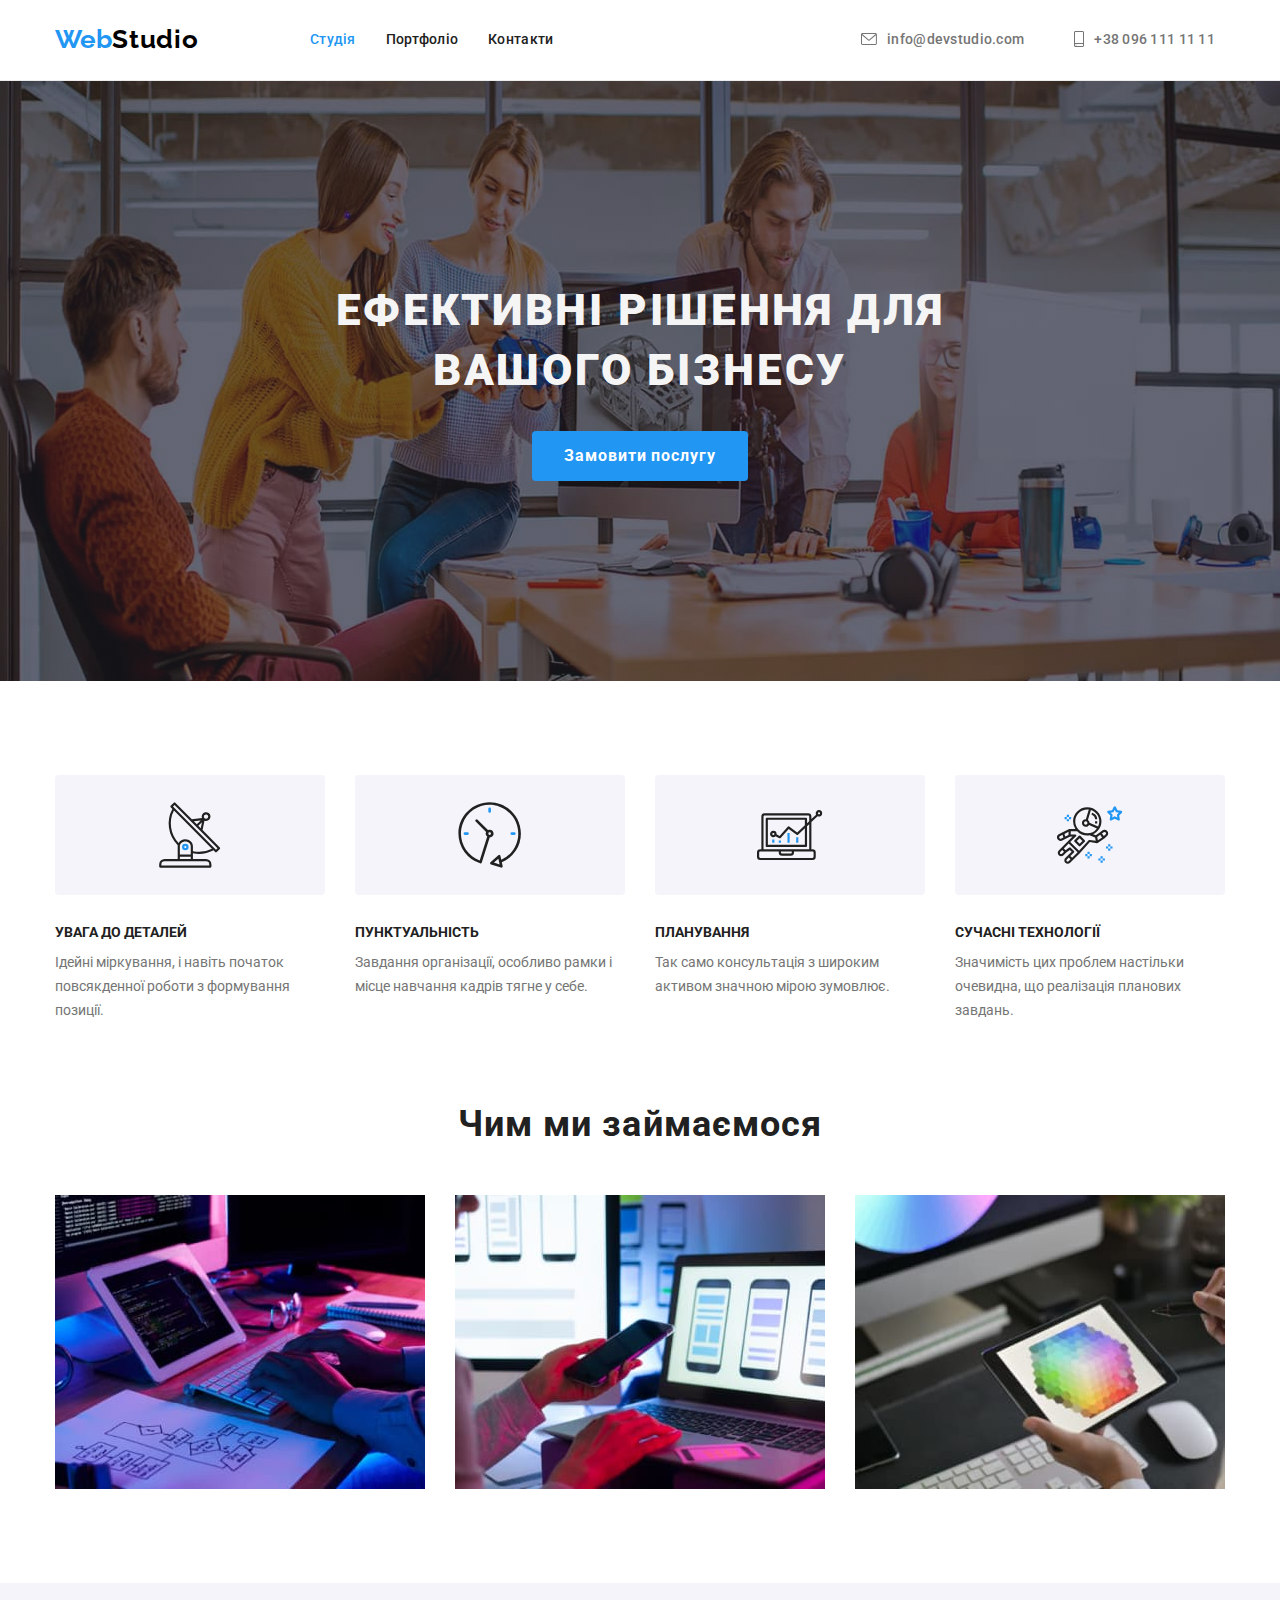
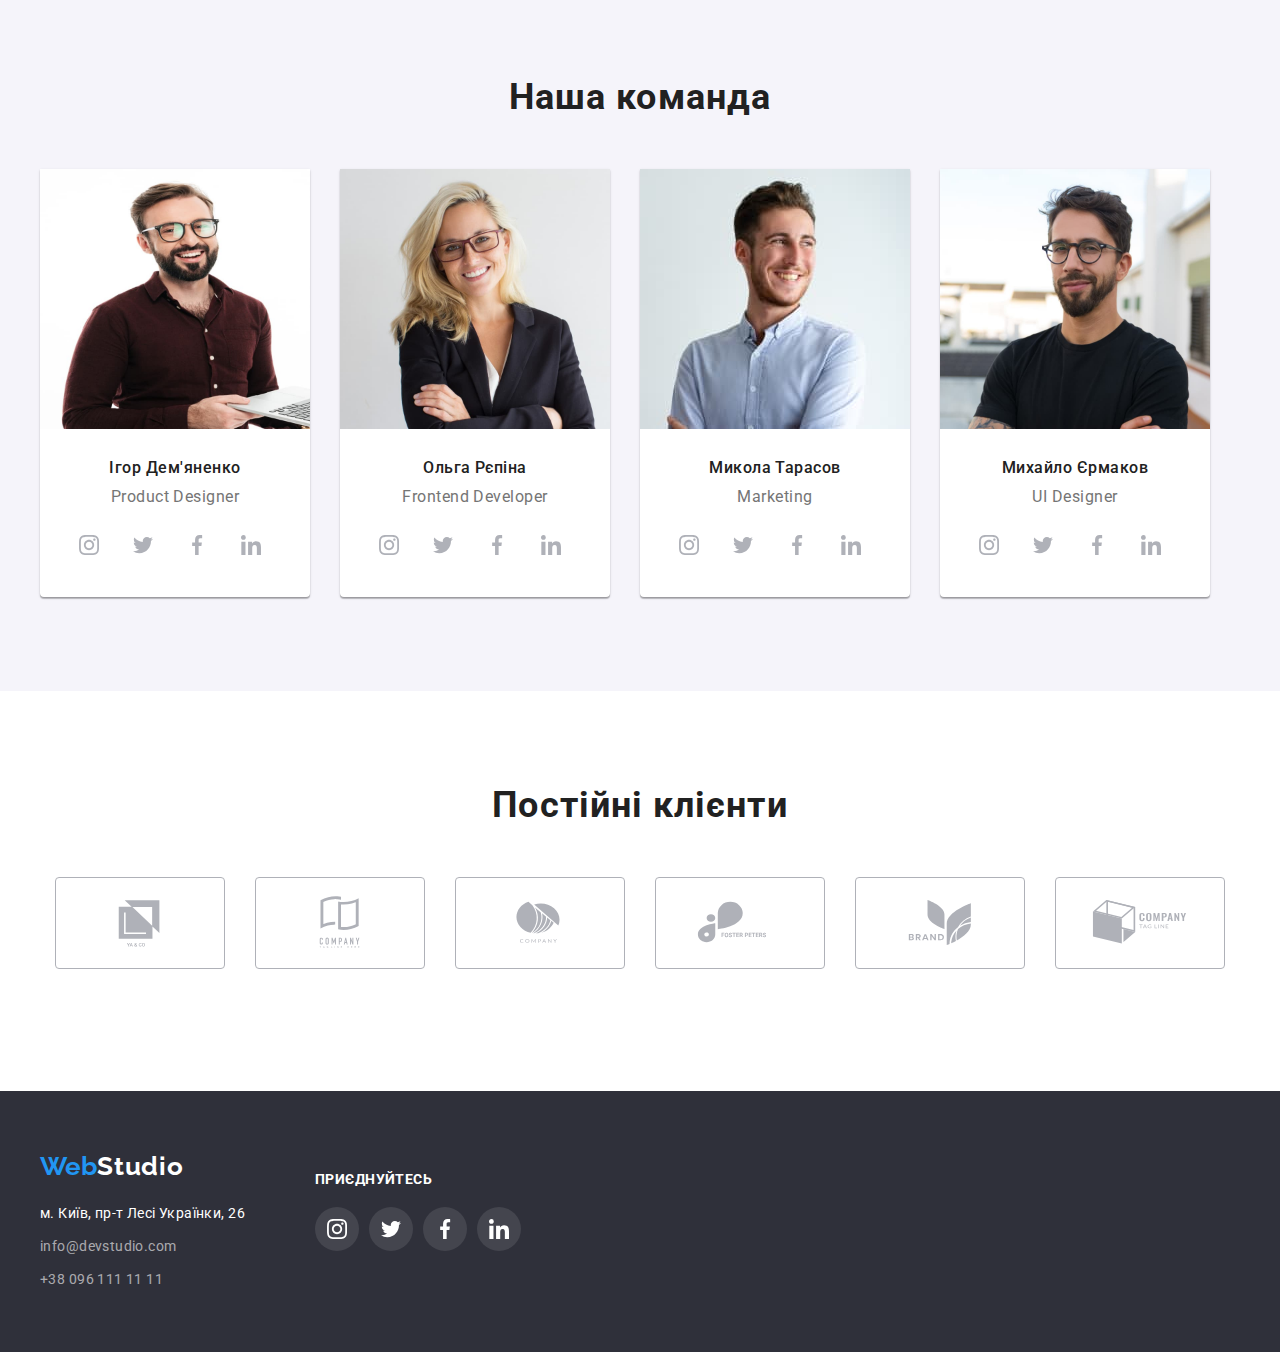
<file: index.html>
<!DOCTYPE html>
<html lang="en">
<meta charset="UTF-8" />
<meta http-equiv="X-UA-Compatible" content="IE=edge" />
<meta name="viewport" content="width=device-width, initial-scale=1.0" />
<title>Web Studio</title>
<link rel="stylesheet" href="https://cdnjs.cloudflare.com/ajax/libs/modern-normalize/1.1.0/modern-normalize.min.css" />
<link rel="stylesheet" href="./css/styles.css" />
<link href="https://fonts.googleapis.com/css2?family=Raleway:wght@700&family=Roboto:wght@400;500;700;900&display=swap"
  rel="stylesheet" />
</head>

<body>
  <!-- Шапка сайта -->
  <header class="page-header">
    <div class="container box">
      <nav class="main-nav">
        <a class="logo-link" href="./index.html">Web<span class="logo-header">Studio</span></a>
        <ul class="site-nav link">
          <li>
            <a href="./index.html" class="link current">Студія</a>
          </li>
          <li>
            <a href="./portfolio.html" class="link">Портфоліо</a>
          </li>
          <li>
            <a href="" class="link">Контакти</a>
          </li>
        </ul>
      </nav>
      <ul class="contacts">
          <li class="contact-item">
            <a href="mailto:info@devstudio.com" class="email-link">
              <svg class="contacts-icon" width="16" height="12">
                <use href="./images/icons.svg#icon-envelope">
                </use>
              </svg>
              info@devstudio.com
            </a>
          </li>
        <li class="contact-item">
          <a href="tel:+380961111111" class="tel-link">
            <svg class="contacts-icon" width="10" height="16">
              <use href="./images/icons.svg#icon-smartphone">
              </use>
            </svg>
            +38 096 111 11 11
          </a>
    </li>
    </ul>
    </div>
  </header>
  <main>
    <div class="hero">
      <section class="section-hero">
        <h1 class="hero-title">Ефективні рішення для вашого бізнесу</h1>
        <button type="button" class="hero-button">Замовити послугу</button>
      </section>
    </div>
    <!-- Особливості -->
    <section class="features section">
      <div class="container">
        <h2 class="visually-hidden">Контент</h2>
        <ul class="list features-list">
          <li class="features-item item">
            <div class="features-cont">
              <svg class="features-icon" width="65.32px" height="70px">
                <use href="./images/icons.svg#icon-antenna-1">
                </use>
              </svg>
            </div>
            <div class="features-container-text">
              <h3 class="features-title">УВАГА ДО ДЕТАЛЕЙ</h3>
              <p class="features-text">
                Ідейні міркування, і навіть початок повсякденної роботи з
                формування позиції.
              </p>
            </div>
          </li>
          <li class="features-item item">
            <div class="features-cont">
              <svg class="features-icon" width="65.32px" height="70px">
                <use href="./images/icons.svg#icon-clock-1">
                </use>
              </svg>
            </div>
            <div class="features-container-text">
              <h3 class="features-title">ПУНКТУАЛЬНІСТЬ</h3>
              <p class="features-text">
                Завдання організації, особливо рамки і місце навчання кадрів
                тягне у себе.
              </p>
            </div>
          </li>
          <li class="features-item item">
            <div class="features-cont">
              <svg class="features-icon" width="65.32px" height="70px">
                <use href="./images/icons.svg#icon-diagram-1">
                </use>
              </svg>
            </div>
            <div class="features-container-text">
              <h3 class="features-title">ПЛАНУВАННЯ</h3>
              <p class="features-text">
                Так само консультація з широким активом значною мірою зумовлює.
              </p>
            </div>
          </li>
          <li class="features-item item">
            <div class="features-cont">
              <svg class="features-icon" width="65.32px" height="70px">
                <use href="./images/icons.svg#icon-astronaut-1">
                </use>
              </svg>
            </div>
            <div class="features-container-text">
              <h3 class="features-title">СУЧАСНІ ТЕХНОЛОГІЇ</h3>
              <p class="features-text">
                Значимість цих проблем настільки очевидна, що реалізація
                планових завдань.
              </p>
            </div>
          </li>
        </ul>
      </div>
    </section>
    <!-- Чим ми займаємося -->
    <section class="what-we-do-section">
      <div class="container">
        <h2 class="what-we-do-title">Чим ми займаємося</h2>
        <ul class="what-we-do-gallery">
          <li class="what-we-do-gallery-img">
            <img src="./images/box-1.jpg" class="img" alt="Програмування" />
          </li>
          <li class="what-we-do-gallery-img" style="margin: 0 30px">
            <img src="./images/img.jpg" class="img" alt="Розробка UI дизайну" />
          </li>
          <li class="what-we-do-gallery-img">
            <img src="./images/img1.jpg" class="img" alt="Веб дизайн" />
          </li>
        </ul>
      </div>
    </section>
    <!-- Команда -->
    <section class="section team">
      <div class="container">
        <h2 class="team-main-title">Наша команда</h2>
        <ul class="team-menu">
          <li class="team-menu-item">
            <img src="./images/igor.jpg" alt="Ігор" width="270" height="260">
            <div class="team-menu-text">
              <h3 class="team-title">Ігор Дем'яненко</h3>
              <p class="team-activity">Product Designer</p>
              <div class="team-menu-sl">
                <ul class="team-soc-list">
                  <li class="team-soc-item">
                    <a href="" class="team-soc-link link">
                      <svg class="team-menu-icon" width="20" height="20">
                        <use href="./images/icons.svg#icon-instagram-2">
                        </use>
                      </svg>
                    </a>
                  </li>
                  <li class="team-soc-item">
                    <a href="" class="team-soc-link link">
                      <svg class="team-menu-icon" width="20" height="20">
                        <use href="./images/icons.svg#icon-twitter-1">
                        </use>
                      </svg>
                    </a>
                  </li>
                  <li class="team-soc-item">
                    <a href="" class="team-soc-link link">
                      <svg class="team-menu-icon" width="20" height="20">
                        <use href="./images/icons.svg#icon-facebook-1">
                        </use>
                      </svg>
                    </a>
                  </li>
                  <li class="team-soc-item">
                    <a href="" class="team-soc-link link">
                      <svg class="team-menu-icon" width="20" height="20">
                        <use href="./images/icons.svg#icon-linkedin-1">
                        </use>
                      </svg>
                    </a>
                  </li>
                </ul>
              </div>
            </div>
          </li>
          <li class="team-menu-item">
            <img src="./images/olga.jpg" alt="Ольга" width="270" height="260" />
            <div class="team-menu-text">
              <h3 class="team-title">Ольга Рєпіна</h3>
              <p class="team-activity">Frontend Developer</p>
              <div class="team-menu-sl">
                <ul class="team-soc-list">
                  <li class="team-soc-item">
                    <a href="" class="team-soc-link link">
                      <svg class="team-menu-icon" width="20" height="20">
                        <use href="./images/icons.svg#icon-instagram-2">
                        </use>
                      </svg>
                    </a>
                  </li>
                  <li class="team-soc-item">
                    <a href="" class="team-soc-link link">
                      <svg class="team-menu-icon" width="20" height="20">
                        <use href="./images/icons.svg#icon-twitter-1">
                        </use>
                      </svg>
                    </a>
                  </li>
                  <li class="team-soc-item">
                    <a href="" class="team-soc-link link">
                      <svg class="team-menu-icon" width="20" height="20">
                        <use href="./images/icons.svg#icon-facebook-1">
                        </use>
                      </svg>
                    </a>
                  </li>
                  <li class="team-soc-item">
                    <a href="" class="team-soc-link link">
                      <svg class="team-menu-icon" width="20" height="20">
                        <use href="./images/icons.svg#icon-linkedin-1">
                        </use>
                      </svg>
                    </a>
                  </li>
                </ul>
              </div>
            </div>
          </li>
          <li class="team-menu-item">
            <img src="./images/mykola.jpg" alt="Микола" width="270" height="260">
            <div class="team-menu-text">
              <h3 class="team-title">Микола Тарасов</h3>
              <p class="team-activity">Marketing</p>
              <div class="team-menu-sl">
                <ul class="team-soc-list">
                  <li class="team-soc-item">
                    <a href="" class="team-soc-link link">
                      <svg class="team-menu-icon" width="20" height="20">
                        <use href="./images/icons.svg#icon-instagram-2">
                        </use>
                      </svg>
                    </a>
                  </li>
                  <li class="team-soc-item">
                    <a href="" class="team-soc-link link">
                      <svg class="team-menu-icon" width="20" height="20">
                        <use href="./images/icons.svg#icon-twitter-1">
                        </use>
                      </svg>
                    </a>
                  </li>
                  <li class="team-soc-item">
                    <a href="" class="team-soc-link link">
                      <svg class="team-menu-icon" width="20" height="20">
                        <use href="./images/icons.svg#icon-facebook-1">
                        </use>
                      </svg>
                    </a>
                  <li class="team-soc-item">
                    <a href="" class="team-soc-link link">
                      <svg class="team-menu-icon" width="20" height="20">
                        <use href="./images/icons.svg#icon-linkedin-1">
                        </use>
                      </svg>
                    </a>
                </ul>
              </div>
            </div>
          </li>
          <li class="team-menu-item">
            <img src="./images/mykhailo.jpg" alt="Михайло" width="270" height="260" />
            <div class="team-menu-text">
              <h3 class="team-title">Михайло Єрмаков</h3>
              <p class="team-activity">UI Designer</p>
              <div class="team-menu-sl">
                <ul class="team-soc-list">
                  <li class="team-soc-item">
                    <a href="" class="team-soc-link link">
                      <svg class="team-menu-icon" width="20" height="20">
                        <use href="./images/icons.svg#icon-instagram-2">
                        </use>
                      </svg>
                    </a>
                  </li>
                  <li class="team-soc-item">
                    <a href="" class="team-soc-link link">
                      <svg class="team-menu-icon" width="20" height="20">
                        <use href="./images/icons.svg#icon-twitter-1">
                        </use>
                      </svg>
                    </a>
                  </li>
                  <li class="team-soc-item">
                    <a href="" class="team-soc-link link">
                      <svg class="team-menu-icon" width="20" height="20">
                        <use href="./images/icons.svg#icon-facebook-1">
                        </use>
                      </svg>
                    </a>
                  </li>
                  <li class="team-soc-item">
                    <a href="" class="team-soc-link link">
                      <svg class="team-menu-icon" width="20" height="20">
                        <use href="./images/icons.svg#icon-linkedin-1">

                        </use>
                      </svg>
                    </a>
                </ul>
              </div>
          </li>
        </ul>
      </div>
    </section>
    <!-- Постійні клієнти -->
    <section class="regular-customers">
      <div class="container">
        <h2 class="regular-customers-title">Постійні клієнти</h2>
        <ul class="regular-customers-menu">
          <li class="regular-customers-item item">
            <a href="" class="customers-button">
              <svg class="button-icon" width="106px" height="60px">
                <use href="./images/icons.svg#icon-ya-co">
              </svg>
            </a>
          </li>
          <li class="regular-customers-item item">
            <a href="" class="customers-button">
              <svg class="button-icon" width="106px" height="60px">
                <use href="./images/icons.svg#icon-company-tagline">
                </use>
              </svg>
            </a>
          </li>
          <li class="regular-customers-item item">
            <a href="" class="customers-button">
              <svg class="button-icon" width="106px" height="60px">
                <use href="./images/icons.svg#icon-company">
                </use>
              </svg>
            </a>
          </li>
          <li class="regular-customers-item item">
            <a href="" class="customers-button">
              <svg class="button-icon" width="106px" height="60px">
                <use href="./images/icons.svg#icon-foster-peters">
                </use>
              </svg>
            </a>
          </li>
          <li class="regular-customers-item item">
            <a href="" class="customers-button">
              <svg class="button-icon" width="106px" height="60px">
                <use href="./images/icons.svg#icon-brand">
                </use>
              </svg>
            </a>
          </li>
          <li class="regular-customers-item item">
            <a href="" class="customers-button">
              <svg class="button-icon" width="106px" height="60px">
                <use href="./images/icons.svg#icon-company-tag-line">
                </use>
              </svg>
            </a>
          </li>
      </div>
    </section>
  </main>
  <!-- Футер -->
  <footer class="footer">
    <div class="footer-container container">

      <div class="footer-address">
        <div class="footer-logo-cont">
          <a class="footer-logo" href="./index.html">Web<span class="logo">Studio</span>
          </a>
        </div>
        <address class="address">
          <ul class="footer-menu list">
            <li class="footer-address-item">
              <a href="" class="footer-adress">м. Київ, пр-т Лесі Українки, 26
              </a>
            </li>
            <li class="footer-email">
              <a href="mailto:info@devstudio.com" class="footer-email">info@devstudio.com</a>
            </li>
            <li class="footer-telephone">
              <a href="tel:+380961111111" class="footer-telephone">+38 096 111 11 11</a>
            </li>
          </ul>
        </address>

      </div>
      <div class="footer-soc-container">
        <!-- <div class="footer-title-container"> -->
        <h3 class="footer-title">Приєднуйтесь</h3>
        <!-- </div> -->
        <div class="footer-soc-container">
          <ul class="footer-soc-list">
            <li class="footer-soc-item">
              <a href="" class="footer-soc-link">
                <svg class="footer-soc-icon" width="20" height="20">
                  <use href="./images/icons.svg#icon-instagram-2">
                  </use>
                </svg>
              </a>
            </li>
            <li class="footer-soc-item">
              <a href="" class="footer-soc-link">
                <svg class="footer-soc-icon" width="20" height="20">
                  <use href="./images/icons.svg#icon-twitter-1">
                  </use>
                </svg>
              </a>
            </li>
            <li class="footer-soc-item">
              <a href="" class="footer-soc-link">
                <svg class="footer-soc-icon" width="20" height="20">
                  <use href="./images/icons.svg#icon-facebook-1">
                  </use>
                </svg>
              </a>
            </li>
            <li class="footer-soc-item">
              <a href="" class="footer-soc-link">
                <svg class="footer-soc-icon" width="20" height="20">
                  <use href="./images/icons.svg#icon-linkedin-1">
                  </use>
                </svg>
              </a>
            </li>
          </ul>
        </div>
      </div>
    </div>

  </footer>
</body>

</html>
</file>
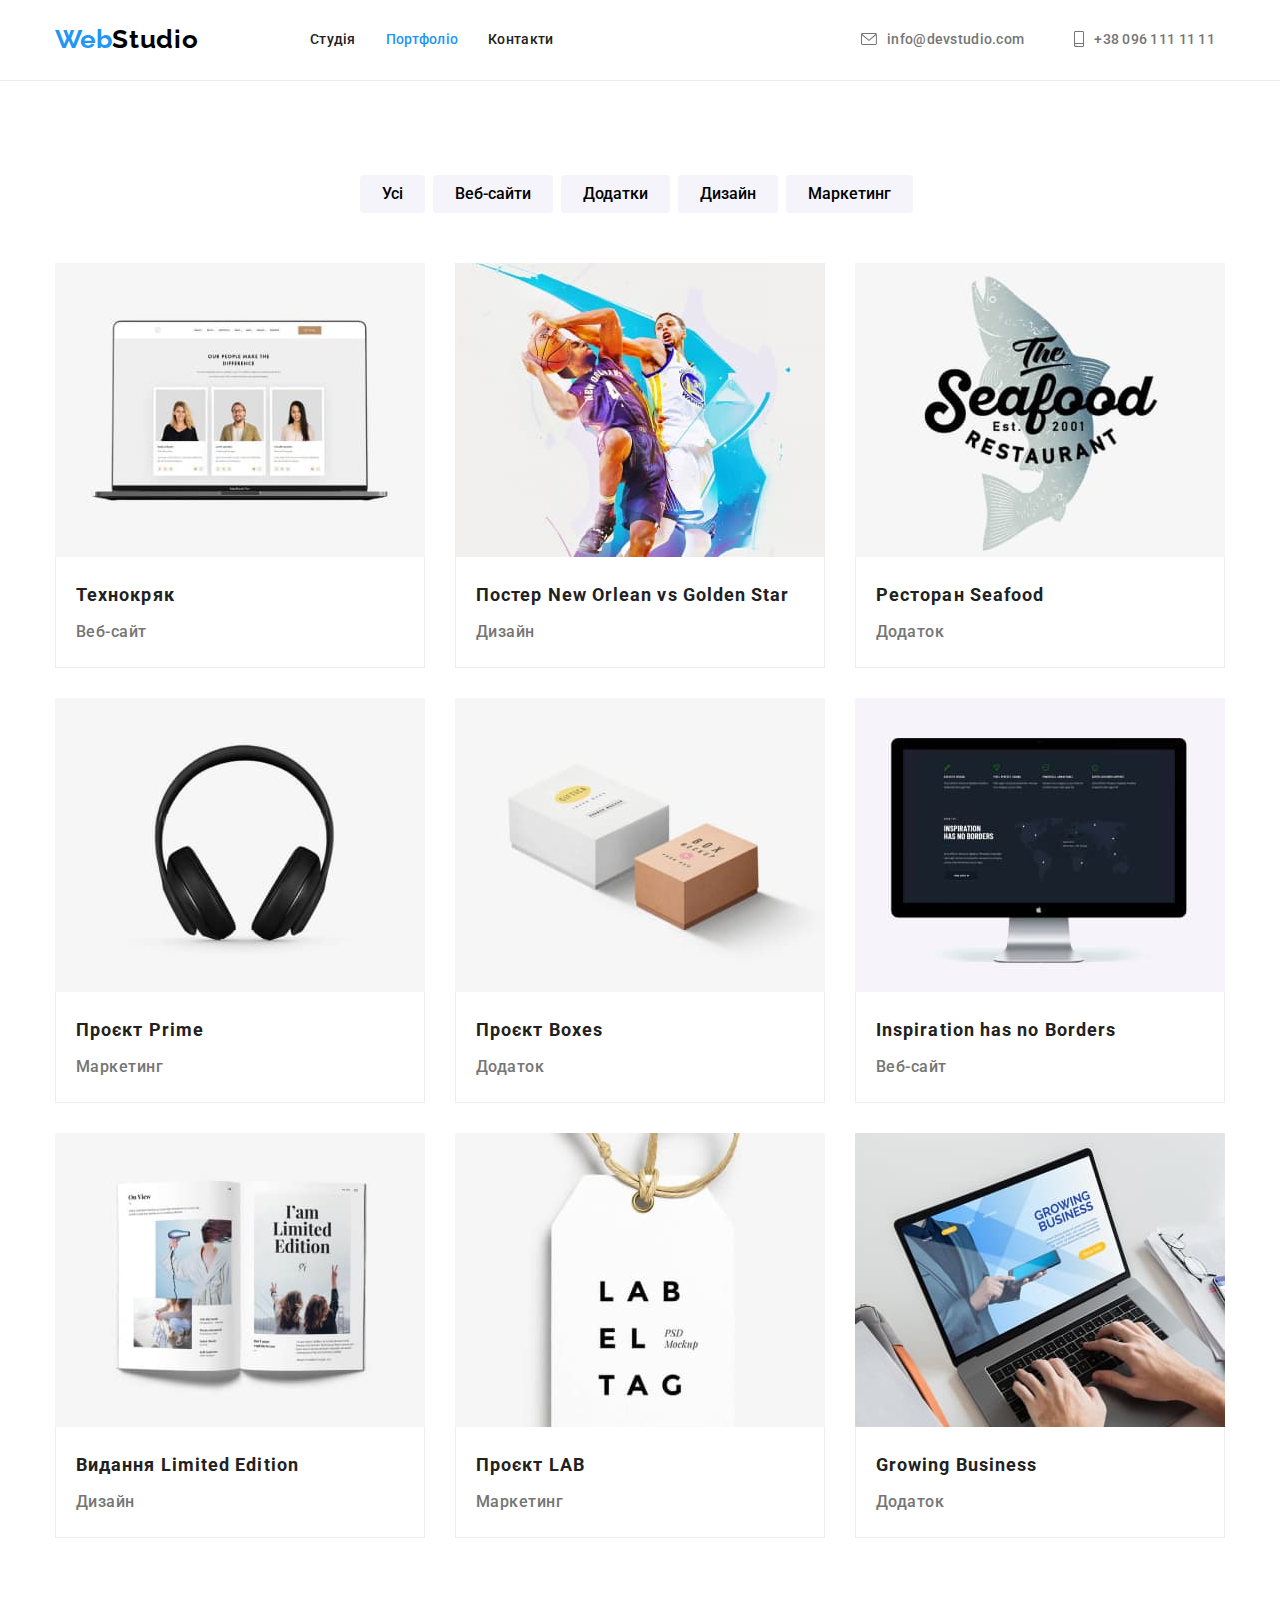
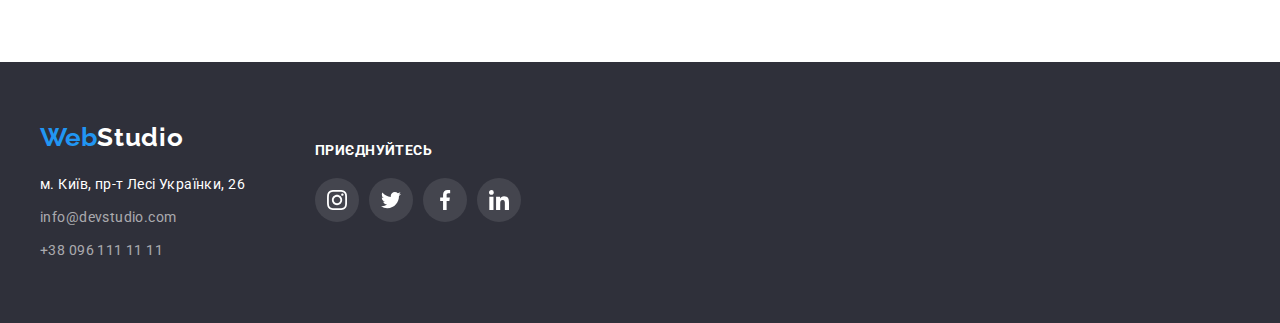
<file: portfolio.html>
<!DOCTYPE html>
<html lang="en">
<head>
    <meta charset="UTF-8">
    <meta http-equiv="X-UA-Compatible" content="IE=edge">
    <meta name="viewport" content="width=device-width, initial-scale=1.0">
    <title>Portfolio</title>
    <link rel="stylesheet" href="https://cdnjs.cloudflare.com/ajax/libs/modern-normalize/1.1.0/modern-normalize.min.css">
    <link rel="stylesheet" href="./css/styles.css">
    <link href="https://fonts.googleapis.com/css2?family=Raleway:wght@700&family=Roboto:wght@400;500;700;900&display=swap"
        rel="stylesheet">
</head>
<body>
    <!-- Шапка сайта -->
    <header class="page-header">
        <div class="container box">
          <nav class="main-nav">
            <a class="logo-link" href="./index.html">Web<span class="logo-header">Studio</span></a>
            <ul class="site-nav link">
              <li>
                <a href="./index.html" class="link">Студія</a>
              </li>
              <li>
                <a href="./portfolio.html" class="link current">Портфоліо</a>
              </li>
              <li>
                <a href="" class="link">Контакти</a>
              </li>
            </ul>
          </nav>
          <ul class="contacts">
          <li class="contact-item">
            <a href="mailto:info@devstudio.com" class="email-link">
              <svg class="contacts-icon" width="16" height="12">
                <use href="./images/icons.svg#icon-envelope">
                </use>
              </svg>
              info@devstudio.com
            </a>
          </li>
        <li class="contact-item">
          <a href="tel:+380961111111" class="tel-link">
            <svg class="contacts-icon" width="10" height="16">
              <use href="./images/icons.svg#icon-smartphone">
              </use>
            </svg>
            +38 096 111 11 11
          </a>
    </li>
    </ul>
        </div>
      </header>
      <main>
        <section class="project">
          <div class="portfolio-container">
            <h1 class="visually-hidden">Портфоліо</h1>
            <ul class="portfolio-filter list">
              <li class="portfolio-item"><button type="button" class="portfolio-button">Усі</button></li>
              <li class="portfolio-item"><button type="button" class="portfolio-button">Веб-сайти</button></li>
              <li class="portfolio-item"><button type="button" class="portfolio-button">Додатки</button></li>
              <li class="portfolio-item"><button type="button" class="portfolio-button">Дизайн</button></li>
              <li class="portfolio-item"><button type="button" class="portfolio-button">Маркетинг</button></li>
            </ul>
          </div>
          <!-- Проєкти -->
          <div class="project1">
            <div class="container">
    
              <ul class="portfolio-menu">
                <li class="project-item">
                  <a href="" class="portfolio-link link">
                  <div class="project-item-img">
                    <img src="./images/technocrat.jpg" alt="Технокряк" width="370" height="294">
                  </div>
                  <div class="project-class">
                    <h2 class="project-title">Технокряк</h2>
                    <p class="project-text">Веб-сайт</p>
                  </div>
                  </a>
                </li>
               <li class="project-item">
                  <a href="" class="portfolio-link link">
                  <div class="project-item-img">
                    <img src="./images/poster.jpg" alt="Постер" width="370" height="294">
                  </div>
                  <div class="project-class">
                    <h2 class="project-title">Постер New Orlean vs Golden Star</h2>
                    <p class="project-text">Дизайн</p>
                  </div>
                  </a>
                </li>
                <li class="project-item">
                  <a href="" class="portfolio-link link">
                  <div class="project-item-img">
                    <img src="./images/restaurant.jpg" alt="Ресторан" width="370" height="294">
                  </div>
                  <div class="project-class">
                    <h2 class="project-title">Ресторан Seafood</h2>
                    <p class="project-text">Додаток</p>
                  </div>
                  </a>
                </li>
                <li class="project-item">
                  <a href="" class="portfolio-link link">
                  <div class="project-item-img">
                    <img src="./images/project-prime.jpg" alt="Проєкт Prime" width="370" height="294">
                  </div>
                  <div class="project-class">
                    <h2 class="project-title">Проєкт Prime</h2>
                    <p class="project-text">Маркетинг</p>
                  </div>
                  </a>
                </li>
                <li class="project-item">
                  <a href="" class="portfolio-link link">
                  <div class="project-item-img">
                    <img src="./images/project-boxes.jpg" alt="Проєкт Boxes" width="370" height="294">
                  </div>
                  <div class="project-class">
                    <h2 class="project-title">Проєкт Boxes</h2>
                    <p class="project-text">Додаток</p>
                  </div>
                  </a>
                </li>
                <li class="project-item">
                  <a href="" class="portfolio-link link">
                  <div class="project-item-img">
                    <img src="./images/Inspiration-has-no-borders.jpg" alt="Inspiration" width="370" height="294">
                  </div>
                  <div class="project-class">
                    <h2 class="project-title">Inspiration has no Borders</h2>
                    <p class="project-text">Веб-сайт</p>
                  </div>
                  </a>
                </li>
                <li class="project-item">
                  <a href="" class="portfolio-link link">
                  <div class="project-item-img">
                    <img src="./images/edition.jpg" alt="Inspiration" width="370" height="294">
                  </div>
                  <div class="project-class">
                    <h2 class="project-title">Видання Limited Edition</h2>
                    <p class="project-text">Дизайн</p>
                  </div>
                  </a>
                </li>
                <li class="project-item">
                  <a href="" class="portfolio-link link">
                  <div class="project-item-img">
                    <img src="./images/project-lab.jpg" alt="Inspiration" width="370" height="294">
                  </div>
                  <div class="project-class">
                    <h2 class="project-title">Проєкт LAB</h2>
                    <p class="project-text">Маркетинг</p>
                  </div>
                  </a>
                </li>
                <li class="project-item">
                  <a href="" class="portfolio-link link">
                  <div class="project-item-img">
                    <img src="./images/growing-business.jpg" alt="Inspiration" width="370" height="294">
                  </div>
                  <div class="project-class">
                    <h2 class="project-title">Growing Business</h2>
                    <p class="project-text">Додаток</p>
                  </div>
                  </a>
                </li>
              </ul>
            </div>
          </div>
        </section>
      </main>
<!-- Футер -->
<footer class="footer">
  <div class="footer-container container">
    
      <div class="footer-address">
        <div class="footer-logo-cont">
        <a class="footer-logo" href="./index.html">Web<span class="logo">Studio</span>
        </a>
      </div>
        <address class="address">
          <ul class="footer-menu list">
            <li class="footer-address-item">
              <a href="" class="footer-adress">м. Київ, пр-т Лесі Українки, 26
              </a>
            </li>
            <li class="footer-email">
              <a href="mailto:info@devstudio.com" class="footer-email">info@devstudio.com</a>
            </li>
            <li class="footer-telephone">
              <a href="tel:+380961111111" class="footer-telephone">+38 096 111 11 11</a>
            </li>
          </ul>
        </address>
        
      </div>
      <div class="footer-soc-container">
        <!-- <div class="footer-title-container"> -->
          <h3 class="footer-title">Приєднуйтесь</h3>
        <!-- </div> -->
        <div class="footer-soc-container">
          <ul class="footer-soc-list">
            <li class="footer-soc-item">
              <a href="" class="footer-soc-link">
                <svg class="footer-soc-icon" width="20" height="20">
                  <use href="./images/icons.svg#icon-instagram-2">
                  </use>
                </svg>
              </a>
            </li>
            <li class="footer-soc-item">
              <a href=""class="footer-soc-link">
                <svg class="footer-soc-icon" width="20" height="20">
                  <use href="./images/icons.svg#icon-twitter-1">
                  </use>
                </svg>
              </a>
            </li>
            <li class="footer-soc-item">
              <a href="" class="footer-soc-link">
                <svg class="footer-soc-icon" width="20" height="20">
                  <use href="./images/icons.svg#icon-facebook-1">
                  </use>
                </svg>
              </a>
            </li>
            <li class="footer-soc-item">
              <a href="" class="footer-soc-link">
                <svg class="footer-soc-icon"width="20" height="20">
                  <use href="./images/icons.svg#icon-linkedin-1">
                  </use>
                </svg>
              </a>
            </li>
          </ul>
        </div>
      </div>
        </div>

 </footer>
</body>
</html>
</file>
<file: css/styles.css>
/* Чорний колір #212121 */
/* Абзац #757575 */
/* Білий колір #FFFFFF */
/* Синій колір #2196F3 */

:root {
  --features-works-bg-color: #f5f5f5;
  --header-bg-color: #ffffff;
  --hero-gradient-color: #2f303a66;

  --accent-color: #2196f3;
  --black-color: #000000;
  --primary-text-color: #212121;
  --title-text-color: #757575;
}

* {
  padding: 0;
  margin: 0;
}

body {
  background: var(--features-works-bg-color);
  color: var(--primary-text-color);
  font-family: 'Roboto', sans-serif;
}

ul {
  list-style: none;
}
p {
  padding: 0;
}

img {
  display: block;
  margin: 0;
  padding: 0;
}

.page-header {
  display: flex;
  justify-content: center;

  padding-top: 24px;
  padding-bottom: 25px;
  background-color: var(--header-bg-color);
  border-bottom: 1px solid #ececec;
}
.box {
  display: flex;
}
.main-nav {
  display: flex;
  align-items: center;
}

.container {
  width: 1200px;
  margin-left: auto;
  margin-right: auto;
  padding-left: 15px;
  padding-right: 15px;
}

.section {
  padding: 94px 0;
  background-color: var(--header-bg-color);
  display: flex;
  flex-direction: column;
  align-items: center;
}

.list {
  text-decoration: none;
}

/* logo */
.logo-link {
  font-family: 'Raleway', sans-serif;
  color: var(--accent-color);
  list-style-type: none;
  text-decoration: none;
  font-style: normal;
  font-weight: 700;
  font-size: 26px;
  line-height: 1.192;
  margin-right: 93px;
}
/* logo */

.logo-link:focus {
  color: var(--accent-color);
  background: var(--header-bg-color);
}
/* logo */
.logo-header {
  font-family: 'Raleway', sans-serif;
  color: var(--black-color);
  list-style-type: none;
  font-style: normal;
  font-weight: 700;
  font-size: 26px;
  line-height: 1.19;
  letter-spacing: 0.03em;
}

/* logo */
.logo-header:focus {
  color: var(--primary-text-color);
  background: var(--header-bg-color);
}

.site-nav {
  display: flex;
  gap: 30px;
  justify-content: center;
  width: 280px;
}

.site-nav .link {
  display: flex;
}

.site-nav .link.current {
  color: var(--accent-color);
}
/* Portfolio, Contacts link */
.link {
  color: var(--primary-text-color);
  list-style-type: none;
  font-weight: 500;
  font-size: 14px;
  line-height: 1.14;
  letter-spacing: 0.02em;
  text-decoration: none;
}

.link:hover,
.link:focus {
  color: var(--accent-color);
}
.contacts {
  display: flex;
  margin-left: auto;
  align-items: center;
}

/* .contacts-cont {
  display: flex;
  float: left;
  color: #757575;
} */

/* Studio */
.studio-link {
  color: var(--primary-text-color);
  list-style-type: none;
  text-decoration: none;
  font-weight: 500;
  font-size: 14px;
  line-height: 1.14;
  letter-spacing: 0.02em;
}
.site-nav .studio-link.current {
  color: var(--accent-color);
}

.studio-link:hover,
.studio-link:focus {
  color: var(--accent-color);
}

/* Contacts */
.auth-nav {
  display: flex;
  align-items: center;
  justify-content: space-between;
}

.auth-nav .list {
  display: flex;
}

.email-link {
  display: flex;
  align-items: center;
  font-family: 'Roboto';
  font-style: normal;
  color: var(--title-text-color);
  text-decoration: none;
  font-weight: 500;
  font-size: 14px;
  line-height: 1.14;
  letter-spacing: 0.02em;
  margin-right: 50px;
}

.contacts-icon {
  fill: #757575;
  margin-right: 10px;
}

.contacts-icon::before,
:focus {
  fill: var(--accent-color);
}

/* .contact-item:hover svg,
.contact-item:hover a {
  color: var(--accent-color);
  fill: #2196f3; */

.contact-item:focus svg,
.contact-item:focus {
  color: var(--accent-color);
  fill: var(--accent-color);
}

.contacts-button:hover,
.contacts-button:focus {
  color: #2196f3;
}
.contacts-icon:hover {
  fill: var(--accent-color);
}

.contacts-icon:focus {
  color: var(--accent-color);
}

/* .contacts-icon:focus {
  fill: #2196f3;
} */

.email-link:hover,
.email-link:focus {
  color: var(--accent-color);
}

.email-link:focus a,
.email-link:focus svg {
  color: var(--accent-color);
  fill: var(--accent-color);
}

.tel-link {
  display: flex;
  align-items: center;
  color: var(--title-text-color);
  list-style-type: none;
  text-decoration: none;
  font-weight: 500;
  font-size: 14px;
  line-height: 1.14;
  letter-spacing: 0.02em;
  padding-right: 10px;
}

.tel-link:focus a,
.tel-link:focus svg {
  color: var(--accent-color);
  fill: var(--accent-color);
}
.contact-item {
  display: flex;
}
.contact-item:focus svg {
  fill: var(--accent-color);
}

.tel-link:hover,
.tel-link:focus {
  color: var(--accent-color);
}

/* Buttons */

.hero-button:focus,
.hero-button:hover {
  /* border: 2px solid var(--accent-color); */
  color: #f5f4fa;
  background: rgba(33, 150, 243, 1);
  text-transform: none;
  /* border-radius: 4px; */
}

.portfolio-menu {
  display: flex;
  flex-wrap: wrap;
  justify-content: space-between;
  margin-top: 50px;
  /* border: 1px solid #EEEEEE; */
}

/* .porfolio-menu li:first-child {
  box-shadow: 0px 1px 1px rgba(0, 0, 0, 0.12), 0px 4px 4px rgba(0, 0, 0, 0.06),
    1px 4px 6px rgba(0, 0, 0, 0.16); */

.project-class {
  padding: 20px;
  border-left: 1px solid #eeeeee;
  border-right: 1px solid #eeeeee;
  border-bottom: 1px solid #eeeeee;
}
.portfolio-container {
  display: flex;
  flex-wrap: wrap;
  justify-content: center;
}
.portfolio-menu li {
  margin-bottom: 30px;
  /* border: 1px solid #eeeeee; */
  box-sizing: border-box;
}
/* .portfolio-menu h2 {
/*   padding-left: 24px;
  margin-top: 20px; 
}

/* .portfolio-menu p {
/*   padding-left: 24px;
  padding-bottom: 20px;
  margin-top: 4px; */
/* } */

.portfolio-filter {
  display: flex;
  justify-content: center;
}
.portfolio-filter li {
  margin-right: 8px;
  background-color: var(--header-bg-color);
}
.portfolio-button {
  padding-left: 22px;
  padding-right: 22px;
  padding-top: 6px;
  padding-bottom: 6px;

  background-color: #f5f4fa;
  border-radius: 4px;
  border: 0;
  font-family: 'Roboto';
  font-weight: 500;
  font-size: 16px;
  line-height: 1.62;
  text-align: center;
}

.portfolio-link {
  display: block;
  box-shadow: 0px;
}
.portfolio-button:hover,
.portfolio-button:focus {
  background-color: var(--accent-color);
  color: var(--header-bg-color);
  box-shadow: 0px 3px 1px rgba(0, 0, 0, 0.1), 0px 1px 2px rgba(0, 0, 0, 0.08),
    0px 2px 2px rgba(0, 0, 0, 0.12);
}
.portfolio-link:hover,
.portfolio-link:focus {
  box-shadow: 0px 1px 1px rgba(0, 0, 0, 0.12), 0px 4px 4px rgba(0, 0, 0, 0.06),
    1px 4px 6px rgba(0, 0, 0, 0.16);
}

/* Project */
.project {
  padding-top: 94px;
  padding-bottom: 94px;
  background-color: var(--header-bg-color);
}

.project1 {
  display: flex;
  justify-content: center;
}
/* .project-item:first-child {
  box-shadow: 0px 1px 1px rgba(0, 0, 0, 0.12), 0px 4px 4px rgba(0, 0, 0, 0.06),
    1px 4px 6px rgba(0, 0, 0, 0.16); */

/* /* .project-item {
  /* border: 1px solid #eeeeee; */
/*  flex: 0 0 33%; */
/* height: 100%; 
} */

.project-item img {
  display: block;
  width: 100%;
}

.project-title {
  color: var(--primary-text-color);
  font-weight: 700;
  font-size: 18px;
  line-height: 2;
  letter-spacing: 0.06em;
  margin-left: auto;
  margin-right: auto;
  margin-bottom: 4px;
  justify-content: center;
}

.project-text {
  color: var(--title-text-color);
  font-size: 16px;
  line-height: 1.88;
  letter-spacing: 0.03em;
  margin-left: auto;
  margin-right: auto;
  justify-content: center;
}
/* Hero */

.container.hero {
  width: 1600px;
  margin-left: auto;
  margin-right: auto;
}
.section-hero {
  /* background-color: #2f303a; */
  text-align: center;
  /* max-width: 1600px; */
  margin-left: auto;
  margin-right: auto;
  padding: 200px 0;
  background-image: linear-gradient(rgba(47, 48, 58, 0.4), rgba(47, 48, 58, 0.4)),
    url(../images/background-img.jpg);

  background-size: 100% 100%;
  background-repeat: no-repeat;
}

.hero-title {
  color: var(--features-works-bg-color);
  width: 698px;
  margin-left: auto;
  margin-right: auto;
  margin-bottom: 30px;
  font-style: 400;
  font-weight: 900;
  font-size: 44px;
  line-height: 1.36;
  text-align: center;
  letter-spacing: 0.06em;
  text-transform: uppercase;
}
.hero-button {
  padding-left: 32px;
  padding-right: 32px;
  padding-top: 10px;
  padding-bottom: 10px;
  border-radius: 4px;
  font-family: 'Roboto';
  font-weight: 700;
  font-size: 16px;
  line-height: 1.88;
  min-width: 216px;
  cursor: pointer;
  letter-spacing: 0.06em;
  border: 0px;
  background-color: var(--accent-color);
  color: var(--header-bg-color);
}

.visually-hidden {
  position: absolute;
  width: 1px;
  height: 1px;
  margin: -1px;
  border: 0;
  padding: 0;

  white-space: nowrap;
  clip-path: inset(100%);
  clip: rect(0 0 0 0);
  overflow: hidden;
}
/* features */

.features-list {
  display: flex;
  gap: 30px;
  background-color: var(--header-bg-color);
  list-style-type: none;
}
.features-list > .item {
  width: 270px;
  max-height: 141px;
}

.features-title {
  color: var(--primary-text-color);
  font-size: 14px;
  line-height: 1.14;
  text-transform: uppercase;
  margin-bottom: 10px;
  margin-top: 30px;
}

.features-text {
  display: flex;
  color: var(--title-text-color);
  font-size: 14px;
  line-height: 1.71;
  max-width: 270px;
}
.features-cont {
  display: flex;
  justify-content: center;
  align-items: center;
  min-width: 270px;
  min-height: 120px;
  margin-right: 30px;
  /* margin-bottom:30px; */
  border: 0;
  border-radius: 4px;
  background-repeat: no-repeat;
  background-position: center;
  background-color: #f5f4fa;
}
/* What-we-do */

.what-we-do {
  display: flex;
  justify-content: space-between;
  background-color: var(--header-bg-color);
}

.what-we-do-gallery {
  display: flex;
  width: 100%;
}

.what-we-do-section {
  padding-top: 94px;
  padding-bottom: 94px;
  background-color: var(--header-bg-color);
  display: flex;
  justify-content: center;
}

.what-we-do-title {
  color: var(--primary-text-color);
  font-weight: 700;
  font-size: 36px;
  line-height: 1.16;
  text-align: center;
  letter-spacing: 0.03em;
  margin-bottom: 50px;
}

/* Team */
.team {
  background-color: #f5f4fa;
}
.team-menu {
  justify-content: center;
  display: flex;
}
.team-menu-sl {
  display: flex;
  justify-content: center;
}

.team-soc-list {
  display: flex;
  padding-top: 16px;
}
.team-soc-item {
  display: flex;
  padding-right: 10px;
  /* justify-items: baseline; */
}
.team-soc-link {
  width: 44px;
  height: 44px;
  /* margin-right: 30px; */
  display: flex;
  align-items: center;
  justify-content: center;
  background-color: #ffffff;
  border-radius: 50%;
}

.team-menu-icon {
  fill: #afb1b8;
}

.team-soc-link:hover,
.team-soc-link:focus {
  background-color: #2196f3;
}

.team-soc-link:hover svg,
.team-soc-link:focus svg {
  fill: #ffffff;
}
/* .team-menu img{
    
} */
.team-menu-item {
  margin-right: 30px;
  margin-left: auto;
  box-shadow: 0px 1px 3px rgba(0, 0, 0, 0.12), 0px 1px 1px rgba(0, 0, 0, 0.14),
    0px 2px 1px rgba(0, 0, 0, 0.2);
  border-radius: 0px 0px 4px 4px;
  background-color: var(--header-bg-color);
}

.team-menu-text {
  display: block;
  padding: 30px 10px;
}

.team-menu > .hide {
  background-color: var(--header-bg-color);
}
.team-main-title {
  margin-bottom: 50px;
  color: var(--primary-text-color);
  font-weight: 700;
  font-size: 36px;
  line-height: 1.16;
  text-align: center;
  letter-spacing: 0.03em;
}

.team-title {
  color: var(--primary-text-color);
  font-weight: 500;
  font-size: 16px;
  line-height: 1.18;
  text-align: center;
  letter-spacing: 0.03em;
  margin-bottom: 10px;
}

.team-activity {
  color: var(--title-text-color);
  font-size: 16px;
  line-height: 1.18;
  text-align: center;
  letter-spacing: 0.03em;
}
.team-button {
  width: 44px;
  height: 44px;
  background-color: var(--header-bg-color);
  border: 0;
}
/* regular-customers */
.regular-customers {
  display: flex;
  padding-top: 94px;
  padding-bottom: 94px;
  background-color: var(--header-bg-color);
}
.regular-customers-title {
  font-family: 'Roboto';
  font-style: normal;
  font-weight: 700;
  font-size: 36px;
  line-height: 1.16;
  text-align: center;
  letter-spacing: 0.03em;
}
.regular-customers-menu {
  display: flex;
  justify-content: space-between;
  padding-top: 50px;
}

.regular-customers-item {
  content: '';
  margin-right: 30px;
  height: 120px;
  background-repeat: no-repeat;
  background-position: center;
  background-color: var(--header-bg-color);
}

.regular-customers-item:hover a,
.regular-customers-item:hover svg {
  fill: #2196f3;
}

.regular-customers-item:focus a,
.regular-customers-item:focus svg {
  fill: #2196f3;
}
.customers-button {
  display: flex;
  justify-content: center;
  align-items: center;
  background-color: var(--header-bg-color);
  width: 170px;
  height: 92px;
  padding: 0;
  border: 1px solid #afb1b8;
  border-radius: 4px;
}
.customers-button:focus a,
.customers-button:focus svg {
  fill: var(--accent-color);
  color: var(--accent-color);
}
.button-icon {
  fill: #afb1b8;
}
.customers-button:hover {
  border: 1px solid #2196f3;
  border-radius: 4px;
  color: #2196f3;
}
.customers-button:focus {
  /* background-color: #2196f3; */
  border: 1px solid #2196f3;
  border-radius: 4px;
}
.button-icon:hover,
.button-icon:focus {
  fill: #2196f3;
}

.button-icon:focus {
  fill: #2196f3;
}
/* .button-icon{
  
} */
/* Footer */
.footer {
  background: #2f303a;
}
.footer-container {
  display: flex;
  padding: 60px 0;
  margin: 0 auto;
}
.footer-address {
  margin-right: 70px;
}
.footer-soc-link {
  width: 44px;
  height: 44px;
  background-color: rgba(255, 255, 255, 0.1);
  border-radius: 50%;
  display: flex;
  align-items: center;
  justify-content: center;
  fill: #ffffff;
}
.footer-soc-list {
  display: flex;
  justify-content: space-between;
}
.footer-soc-icon {
  fill: #ffffff;
}
.footer-soc-icon:hover {
  fill: #ffffff;
}
.footer-soc-link:hover,
.footer-soc-link:focus {
  background-color: #2196f3;
  color: #ffffff;
}
.footer-title-container {
  display: flex;
  justify-content: center;
}
.footer-title {
  font-family: 'Roboto';
  font-style: normal;
  font-weight: 700;
  font-size: 14px;
  line-height: 16px;
  letter-spacing: 0.03em;
  text-transform: uppercase;

  color: #ffffff;
}
.footer-soc-item {
  /* display: flex; */
  /* margin-left: auto; */
  margin-right: 10px;
}
/* .footer-link{
  /* width:206px; */

.footer-soc-container {
  /* display:flex;  */
  justify-content: center;
  padding-top: 20px;
}

.logo {
  display: inline-block;
  font-family: 'Raleway';
  font-style: normal;
  font-weight: 700;
  font-size: 26px;
  line-height: 1.19;
  letter-spacing: 0.03em;
  color: #ffffff;
  list-style-type: none;
  /* padding-bottom: 20px; */
}

.logo:focus {
  color: var(--accent-color);
  background-color: #2f303a;
}
.footer-logo {
  font-family: 'Raleway', sans-serif;
  color: var(--accent-color);
  list-style-type: none;
  text-decoration: none;
  font-style: normal;
  font-weight: 700;
  font-size: 26px;
  line-height: 1.192;
  margin-bottom: 20px;
}

.footer-logo-cont {
  margin-bottom: 20px;
}

.footer-menu .list {
  display: inline-block;
  font-family: 'Roboto';
  font-style: normal;
  font-weight: 400;
  line-height: 1.71;
  margin-left: auto;
}
.footer-link {
  margin-bottom: 20px;
}

.footer-adress {
  font-family: 'Roboto';
  font-style: normal;
  font-size: 14px;
  line-height: 1.71;
  letter-spacing: 0.03em;
  color: #ffffff;
  list-style-type: none;
  text-decoration: none;
  margin-top: 9px;
  margin-bottom: 9px;
}
.footer-adress:hover,
.footer-adress:focus {
  color: var(--accent-color);
}

.footer-telephone {
  font-size: 14px;
  font-style: normal;
  line-height: 1.71;
  letter-spacing: 0.03em;
  color: rgba(255, 255, 255, 0.6);
  list-style-type: none;
  text-decoration: none;
  margin-top: 9px;
}

.footer-email {
  font-style: normal;
  font-size: 14px;
  line-height: 1.71;
  /* or 171% */
  letter-spacing: 0.03em;
  color: rgba(255, 255, 255, 0.6);
  list-style-type: none;
  text-decoration: none;
  margin-top: 9px;
}

.footer-email:hover,
.footer-email:focus {
  color: var(--accent-color);
}

.footer-telephone:hover,
.footer-telephone:focus {
  color: var(--accent-color);
}

.what-we-do-gallery-img {
  flex: 0 0 30%;
}
</file>
